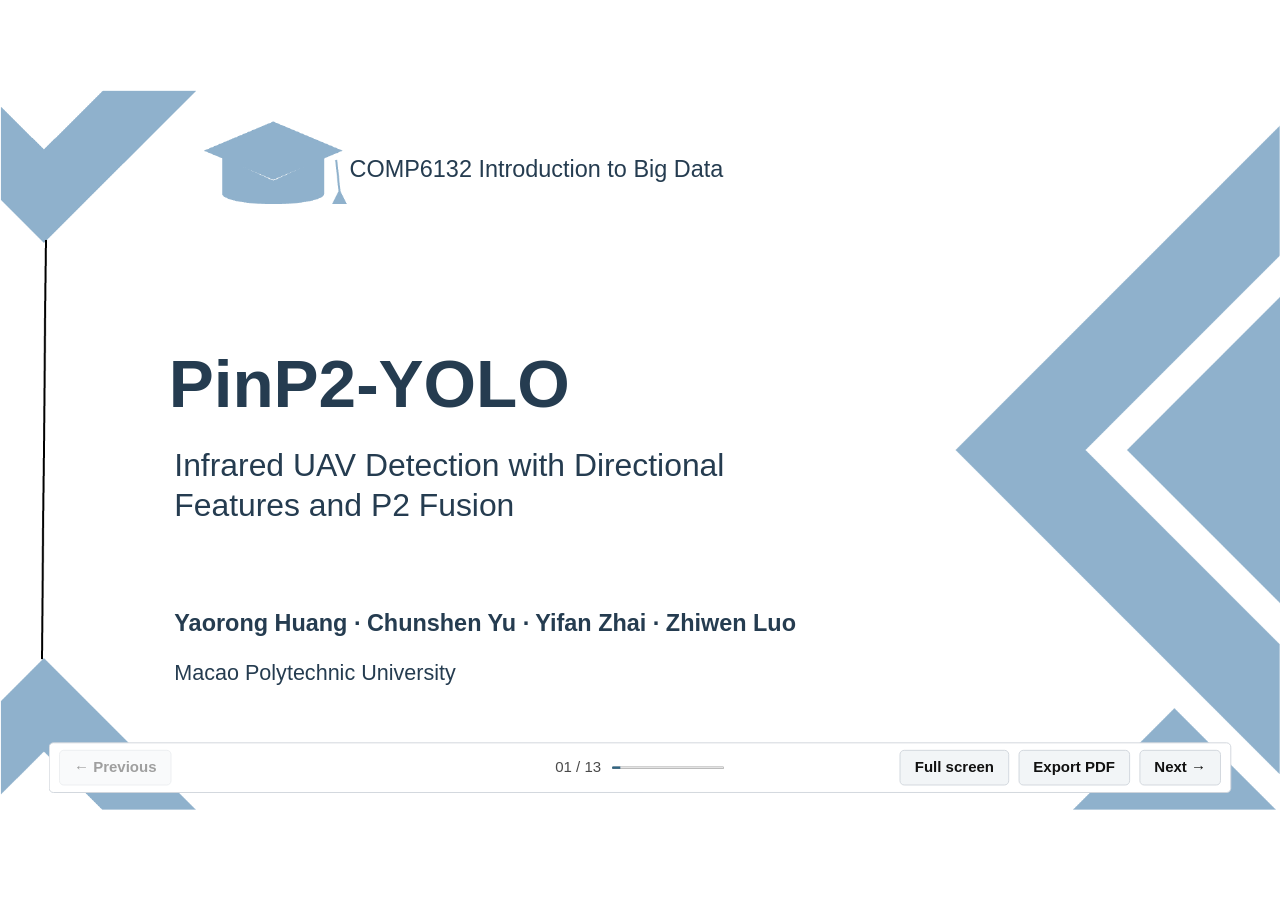
<file: presentation/index.html>
<!doctype html>
<html lang="en">
<head>
  <meta charset="utf-8">
  <meta name="viewport" content="width=device-width, initial-scale=1">
  <title>PinP2-YOLO · COMP6132</title>
  <link rel="stylesheet" href="styles.css?v=pdf">
  <script src="slides.js?v=pdf" defer></script>
</head>
<body>
<div class="viewport"><main class="stage" id="stage">
  <div class="mast"><span>COMP6132 · INTRODUCTION TO BIG DATA</span><span>PINP2-YOLO</span></div>
  <div id="slides">
    <section class="slide bookend" aria-labelledby="opening">
      <div class="cover">
        <p class="cover-course">COMP6132 Introduction to Big Data</p>
        <h1 id="opening" tabindex="-1">PinP2-YOLO</h1>
        <p class="cover-subtitle">Infrared UAV Detection with Directional<br>Features and P2 Fusion</p>
        <p class="cover-authors">Yaorong Huang · Chunshen Yu · Yifan Zhai · Zhiwen Luo</p>
        <p class="cover-school">Macao Polytechnic University</p>
      </div>
    </section>
    <section class="slide" aria-labelledby="s1" hidden>
      <h1 id="s1" tabindex="-1">Background and Dataset</h1>
      <div class="split">
        <figure class="visual">
          <div class="examples">
            <img src="assets/urban-uav.png" width="499" height="468" alt="Infrared urban scene with a small UAV and enlarged annotation inset">
            <img src="assets/uav-and-bird.png" width="500" height="468" alt="Infrared background clutter with a UAV and a bird annotated in different colors">
          </div>
          <figcaption>Blue boxes mark UAVs. Pink boxes mark birds.</figcaption>
        </figure>
        <div class="copy">
          <p class="lead">Can we detect a UAV when it occupies only a few infrared pixels?</p>
          <ul><li>Unauthorized flights at night or in low visibility motivate infrared UAV detection.</li><li>Small targets, weak contrast and background clutter make detection difficult.</li><li><strong>SIRST-UAVB</strong>: 1,999 training images, 500 validation images and 486 validation UAV boxes.</li></ul>
          <p class="muted byline">Yaorong Huang · Chunshen Yu · Yifan Zhai · Zhiwen Luo</p>
        </div>
      </div>
    </section>

    <section class="slide" aria-labelledby="s2" hidden>
      <h1 id="s2" tabindex="-1">Data Preparation and Quality Control</h1>
      <div class="split">
        <figure class="visual">
          <ol class="flow" aria-label="Five preparation steps">
            <li>Raw<br><strong>3,000</strong></li><li>Check<br>labels</li><li>Filter<br><strong>2,499</strong></li><li>Group<br>and split</li><li>Export<br>YOLO labels</li>
          </ol>
          <figcaption>Pixel duplicates and annotation conflicts are resolved before the split.</figcaption>
        </figure>
        <div class="copy"><p class="lead">Duplicate images and conflicting labels would make the validation score unreliable.</p>
          <ul><li>Check readable images, label pairs, classes and bounding-box coordinates.</li><li>Remove <strong>494</strong> pixel duplicates and isolate <strong>7</strong> label conflicts.</li><li>Freeze a seed-42 split grouped by inferred background view. Export normalized UAV labels.</li></ul>
        </div>
      </div>
    </section>

    <section class="slide" aria-labelledby="s3" hidden>
      <h1 id="s3" tabindex="-1">From YOLO26n to PinP2-YOLO</h1>
      <div class="split">
        <figure class="visual"><img class="figure architecture" src="assets/final_pconv_p2.svg" width="1266" height="1308" alt="Project architecture showing the shallow PConv change and the added P2 detection branch"><figcaption>Report Fig. 1 · Complete PinP2-YOLO architecture and module details.</figcaption></figure>
        <div class="copy"><p class="lead">Two changes preserve more detail near the input.</p>
          <ul><li><strong>PConv</strong> replaces one shallow convolution and samples in different directions.</li><li><strong>P2 fusion</strong> adds a stride-4 prediction branch for small objects.</li><li><strong>2.516M</strong> parameters in the final native graph.</li></ul></div>
      </div>
    </section>

    <section class="slide" aria-labelledby="s4" hidden>
      <h1 id="s4" tabindex="-1">Comparison with Baseline Models</h1>
      <div class="split">
        <div class="visual comparison">
          <div class="view-controls" role="group" aria-label="Comparison evidence"><button type="button" data-view="comparison-table" aria-controls="comparison-table" aria-pressed="true">Table I · Metrics</button><button type="button" data-view="comparison-figure" aria-controls="comparison-figure" aria-pressed="false">Fig. 3 · Detection examples</button></div>
          <table class="results" id="comparison-table"><caption>Selected detectors · native validation</caption><thead><tr><th scope="col">Model</th><th scope="col">Params (M)</th><th scope="col">AP50</th><th scope="col">AP50:95</th></tr></thead><tbody>
          <tr><th scope="row">YOLO26n</th><td>2.504</td><td>65.76%</td><td>27.95%</td></tr>
          <tr><th scope="row">YOLO11n</th><td>2.590</td><td>68.14%</td><td>27.04%</td></tr>
          <tr><th scope="row">YOLOv8n</th><td>3.011</td><td>71.43%</td><td>26.63%</td></tr>
          <tr><th scope="row">PConv + SD (v8n-P2)</th><td>2.928</td><td>76.58%</td><td>32.93%</td></tr>
          <tr class="highlight"><th scope="row">PinP2-YOLO</th><td>2.516</td><td>69.61%</td><td>31.27%</td></tr>
          </tbody></table>
          <figure id="comparison-figure" hidden><img class="figure report-wide" src="assets/qualitative_comparison.png" alt="Detection results for the same infrared validation images, showing the baseline and PinP2 on GPU and H10"><figcaption>Report Fig. 3 · Same-image comparison. GPU and H10 results are shown separately.</figcaption></figure>
        </div>
        <div class="copy"><p class="lead">PinP2 improves on YOLO26n with a small increase in parameters.</p><ul><li>Same frozen validation set and native metric definitions. Runs use 100 epochs from scratch.</li><li>PConv + SD scores higher on native AP. Edge speed and conversion also informed our choice.</li></ul></div>
      </div>
    </section>

    <section class="slide" aria-labelledby="s5" hidden>
      <h1 id="s5" tabindex="-1">Ablation Study: PConv and P2</h1>
      <div class="split">
        <figure class="visual"><svg class="plot" id="ablation" viewBox="0 0 690 390" role="img" aria-label="Native AP50:95 for YOLO26n, PConv alone, P2 alone, and PinP2: 27.952%, 24.381%, 29.975%, and 31.274%"></svg><figcaption>Native validation AP50:95 · percentage points use unrounded aggregates.</figcaption></figure>
        <div class="copy"><p class="lead"><strong>+3.322 pp</strong> over YOLO26n with both changes.</p><ul><li>PConv alone lowers AP by 3.571 points.</li><li>P2 alone raises AP by 2.023 points.</li><li>One seed and different physical batch sizes limit the causal interpretation.</li></ul></div>
      </div>
    </section>

    <section class="slide" aria-labelledby="s7" hidden>
      <h1 id="s7" tabindex="-1">Edge Deployment: Raspberry Pi 5 + HAILO10H</h1>
      <div class="split">
        <div class="visual"><ol class="flow four" aria-label="Deployment stages"><li>Export<br><strong>ONNX</strong></li><li>Compile<br><strong>HEF</strong></li><li>Infer<br><strong>Pi 5 + H10</strong></li><li>Decode<br><strong>and NMS</strong></li></ol>
          <table class="results mini"><caption>Historical H10 workload benchmark · frozen model</caption><thead><tr><th scope="col">Images</th><th scope="col">125</th><th scope="col">250</th><th scope="col">500</th></tr></thead><tbody><tr><th scope="row">Mean time</th><td>5.570 s</td><td>11.121 s</td><td>22.261 s</td></tr></tbody></table>
        </div>
        <div class="copy"><p class="lead">Measured <strong>22.89 ± 0.01 FPS</strong> on the tested image pipeline.</p><ul><li>Final H10 AP50:95 <strong>31.740%</strong> with NMS 0.4. HEF size <strong>4.02 MiB</strong>.</li><li>Historical workload run: 22.44–22.48 FPS, peak RSS 80.64–85.45 MiB.</li><li>Device benchmark and GUI display rate measure different work.</li></ul></div>
      </div>
    </section>

    <section class="slide" aria-labelledby="s6" hidden>
      <h1 id="s6" tabindex="-1">Effect of Training Data Scale</h1>
      <div class="split">
        <figure class="visual"><svg class="plot" id="scale" viewBox="0 0 690 390" role="img" aria-label="Training size versus native AP50:95. 500 images: 16.353%, 1,000: 24.543%, 1,999: 31.274%"></svg><figcaption>Nested training subsets. All runs use the same 500 validation images.</figcaption></figure>
        <div class="copy"><p class="lead">AP rose from 16.353% with 500 images to 31.274% with 1,999.</p><ul><li>Same model, 100 epochs, physical batch 8 and seed 42.</li><li>Larger subsets also receive more training steps at fixed epochs.</li><li>Repeat with more seeds and matched training steps to test the trend.</li></ul></div>
      </div>
    </section>

    <section class="slide" aria-labelledby="s8" hidden>
      <h1 id="s8" tabindex="-1">Post-processing Optimization: NMS IoU = 0.4</h1>
      <div class="split">
        <div class="visual comparison">
          <div class="view-controls" role="group" aria-label="NMS evidence"><button type="button" data-view="nms-figure" aria-controls="nms-figure" aria-pressed="true">Fig. 4 · Same-image example</button><button type="button" data-view="nms-sweep" aria-controls="nms-sweep" aria-pressed="false">Threshold sweep</button></div>
          <figure id="nms-figure"><img class="figure report-wide" src="assets/nms_same_image.png" alt="Same infrared image at different NMS thresholds. Panels d and e show that 0.4 suppresses the duplicate box while 0.5 keeps it."><figcaption>Report Fig. 4 · Compare panel (d), IoU 0.4, with panel (e), IoU 0.5.</figcaption></figure>
          <figure id="nms-sweep" hidden><img class="figure nms" src="assets/nms-fp-panel.png" alt="Measured H10 false positives: 119 without NMS, 62 at 0.3 and 0.4, and 63 at 0.5"><figcaption>H10 threshold sweep · Orange marks the selected threshold.</figcaption></figure>
        </div>
        <div class="copy"><p class="lead">False positives fell from <strong>119 to 62</strong>.</p><ul><li>The boxes in Fig. 4 overlap at IoU ≈ 0.468. At 0.4, NMS removes the lower-scoring duplicate. At 0.5, both remain.</li><li>0.4 was the largest tested threshold with 62 false positives and unchanged recall.</li><li>TP 323 and FN 163 stayed fixed.</li></ul></div>
      </div>
    </section>

    <section class="slide" aria-labelledby="s9" hidden>
      <h1 id="s9" tabindex="-1">Offline VLM-assisted Candidate Verification</h1>
      <div class="split">
        <div class="visual"><table class="results"><caption>Report Table VIII · Offline verification of saved H10 candidates</caption><thead><tr><th scope="col">Policy</th><th scope="col">TP</th><th scope="col">FP</th><th scope="col">FN</th><th scope="col">Recall</th></tr></thead><tbody>
          <tr><th scope="row">Original (E0)</th><td>323</td><td>119</td><td>163</td><td>66.46%</td></tr>
          <tr class="highlight"><th scope="row">Threshold only (E1)</th><td>184</td><td>11</td><td>302</td><td>37.86%</td></tr>
          <tr><th scope="row">All context (E2)</th><td>1</td><td>0</td><td>485</td><td>0.21%</td></tr>
          <tr><th scope="row">Selective context (E3)</th><td>184</td><td>12</td><td>302</td><td>37.86%</td></tr>
          <tr><th scope="row">Selective local (E4)</th><td>183</td><td>12</td><td>303</td><td>37.65%</td></tr>
        </tbody></table></div>
        <div class="copy"><p class="lead">At equal recall, confidence filtering had one fewer false positive.</p><ul><li>Qwen2.5-VL-3B-Instruct reviewed selected candidate crops on a GPU.</li><li>Tiny targets and domain differences may limit what the verifier can see.</li><li>The deployed H10 pipeline uses detection and NMS.</li></ul></div>
      </div>
    </section>

    <section class="slide" aria-labelledby="s10" hidden>
      <h1 id="s10" tabindex="-1">Conclusion and Future Work</h1>
      <div class="split">
        <div class="visual"><dl class="summary"><div><dt>Native validation AP50:95</dt><dd>31.274%</dd></div><div><dt>H10 AP50:95 with NMS 0.4</dt><dd>31.740%</dd></div><div><dt>H10 benchmark throughput</dt><dd>22.89 FPS</dd></div></dl><p class="muted">Native and H10 results use separate evaluation paths.</p></div>
        <div class="copy"><ul><li>P2 with PConv outperformed the baseline. Native AP increased across the three training sizes.</li><li>NMS reduced duplicate detections. The tested VLM added no benefit over thresholding.</li><li>Next: improve tiny-target recall and labels, run multiple seeds and validate on independent continuous video and new domains.</li></ul>
        </div>
      </div>
    </section>
    <section class="slide demo" aria-labelledby="demo-title" hidden>
      <h1 id="demo-title" tabindex="-1">GUI Demonstration</h1>
      <div class="split">
        <figure class="visual">
          <video id="video" src="assets/project-demo.mp4" poster="assets/gui-poster.png" preload="metadata" playsinline aria-label="Recorded PinP2 infrared detection workbench"></video>
          <img class="print-poster" src="assets/gui-poster.png" alt="Still image from the PinP2 infrared detection workbench recording">
          <figcaption>Original recording · 3 min 46 sec</figcaption>
        </figure>
        <div class="copy">
          <p class="lead">PinP2-YOLO detection workbench</p>
          <p>The recording shows image and video inputs, detection results, and playback controls.</p>
          <p class="muted">The replay loops infrared stills to demonstrate the workflow. An independent continuous-video evaluation remains future work.</p>
          <div class="actions">
            <button class="primary" id="full" type="button">Play full video</button>
            <a class="button" href="https://github.com/EmpyreanHYR/MPU-Big-Data-Project2-UAV-Detection/blob/main/docs/GUI.md" target="_blank" rel="noopener noreferrer" aria-label="Open project GUI on GitHub (opens in a new tab)">Open project GUI ↗</a>
          </div>
          <p id="demo-status" role="status" class="muted" hidden></p>
        </div>
      </div>
      <div class="evidence-row" id="github-release"></div>
    </section>
    <section class="slide bookend" aria-labelledby="closing" hidden>
      <div class="closing"><h1 id="closing" tabindex="-1">Thank you</h1><p>Questions &amp; Discussion</p></div>
    </section>
  </div>
  <footer class="nav" aria-label="Presentation controls">
    <button id="previous" type="button">← Previous</button>
    <div class="progress"><span id="counter" aria-live="polite" aria-atomic="true">01 / 13</span><progress id="progress" max="13" value="1" aria-label="Slide progress"></progress></div>
    <div class="nav-right"><button type="button" id="fullscreen">Full screen</button><button type="button" id="export-pdf">Export PDF</button><button id="next" type="button">Next →</button></div>
  </footer>
</main></div>
</body>
</html>
</file>
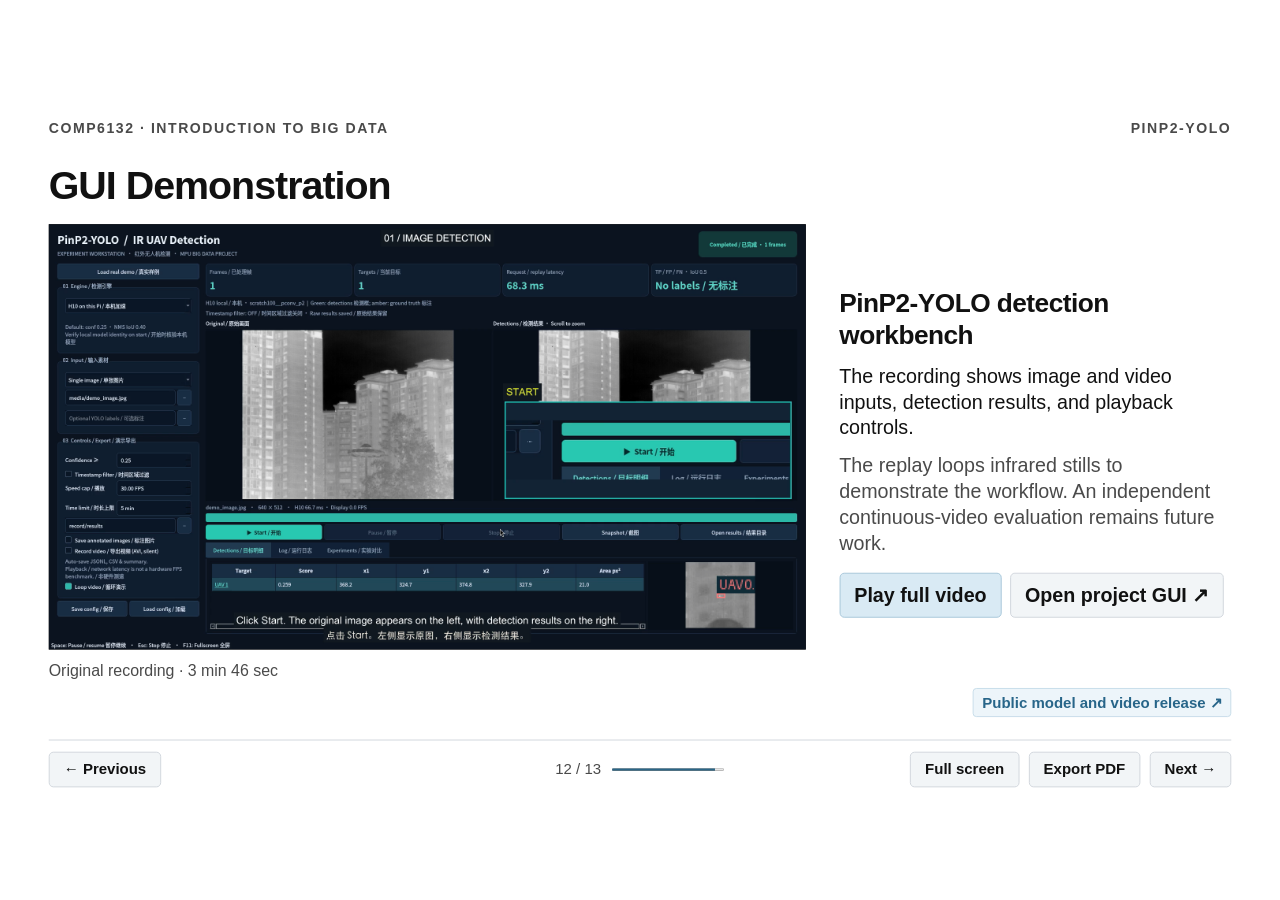
<file: presentation/demo.html>
<!doctype html>
<html lang="en">
<head>
  <meta charset="utf-8">
  <meta http-equiv="refresh" content="0; url=index.html#demo">
  <title>GUI Demonstration · COMP6132</title>
</head>
<body><a href="index.html#demo">Open the GUI Demonstration slide</a></body>
</html>
</file>
<file: presentation/styles.css>
:root {
  color-scheme: light;
  --base: #fff;
  --ink: #111;
  --muted: #4a4a4a;
  --line: #d0d6dc;
  --accent: #954a0a;
  --blue: #276589;
  --surface: #f2f5f7;
  --hover: #e4edf3;
  font-family: "Segoe UI", Arial, sans-serif;
}
* { box-sizing: border-box; }
html, body { width: 100%; height: 100%; margin: 0; overflow: hidden; background: var(--base); color: var(--ink); }
[hidden] { display: none !important; }
.viewport { position: fixed; inset: 0; overflow: hidden; }
.stage {
  position: absolute; top: 50%; left: 50%; width: 1366px; height: 768px;
  transform: translate(-50%, -50%) scale(var(--scale, 1));
  overflow: hidden; padding: 32px 52px;
}
.mast {
  display: flex; justify-content: space-between; color: var(--muted);
  letter-spacing: .11em; font-size: 15px; font-weight: 650;
}
.slide { position: absolute; inset: 78px 52px 99px; display: grid; grid-template-rows: auto minmax(0, 1fr) auto; }
.bookend { inset: 0; display: block; }
.bookend { background: center / contain no-repeat #fff; color: #253c50; }
.bookend[aria-labelledby="opening"] { background-image: url("assets/ppt-cover-art.png"); }
.bookend[aria-labelledby="closing"] { background-image: url("assets/ppt-closing-art.png"); }
.cover { font-family: Arial, sans-serif; }
.cover > *, .closing { position: absolute; margin: 0; }
.cover-course { top: 70px; left: 373px; font-size: 25px; }
.cover h1 { top: 273px; left: 180px; font-size: 72px; letter-spacing: 0; }
.cover-subtitle { top: 380px; left: 186px; font-size: 34px; line-height: 1.23; }
.cover-authors { top: 554px; left: 186px; font-size: 25px; font-weight: 700; }
.cover-school { top: 608px; left: 186px; font-size: 23px; }
.closing { top: 290px; left: 176px; width: 790px; text-align: center; font-family: Arial, sans-serif; }
.closing h1 { font-size: 76px; font-weight: 400; letter-spacing: 0; }
.closing p { font-size: 34px; margin-top: 28px; }
h1 { font-size: 42px; margin: 0; letter-spacing: -.025em; line-height: 1.12; }
h1:focus { outline: none; }
.split { display: grid; grid-template-columns: 56% minmax(0,1fr); gap: 36px; align-items: center; min-height: 0; padding: 18px 0; }
.visual { margin: 0; min-width: 0; }
.copy { font-size: 24px; line-height: 1.33; }
.lead { font-size: 30px; line-height: 1.2; font-weight: 680; margin: 0 0 24px; letter-spacing: -.02em; }
ul { margin: 0; padding-left: 27px; }
li + li { margin-top: 13px; }
li::marker { color: var(--blue); }
strong, .highlight, dd { color: var(--accent); }
.muted, figcaption { color: var(--muted); }
.byline, figcaption { font-size: 17px; line-height: 1.3; margin: 12px 0 0; }
.evidence-row { display: flex; justify-content: flex-end; align-items: center; }
.evidence-link { color: var(--blue); background: #edf5fa; border: 1px solid #c7dce9; border-radius: 4px; padding: 5px 9px; font-size: 16px; font-weight: 650; text-decoration: none; white-space: nowrap; }
.evidence-link:hover { background: #dceef8; text-decoration: underline; }
.examples { display: grid; grid-template-columns: 1fr 1fr; gap: 12px; }
.examples img { display: block; width: 100%; height: auto; border-radius: 3px; }
.figure { display: block; max-width: 100%; margin: 0 auto; width: auto; height: auto; object-fit: contain; border-radius: 3px; }
.architecture { max-height: 453px; }
.nms { max-height: 355px; }
.report-wide { width: 100%; max-height: 390px; object-fit: contain; }
.comparison figure { margin: 0; }
.view-controls { display: flex; gap: 8px; margin: 0 0 14px; }
.view-controls button { font-size: 17px; }
.view-controls button[aria-pressed="true"] { background: #d9eaf4; border-color: #a5c6d9; }
.flow { list-style: none; margin: 0; padding: 0; display: grid; grid-template-columns: repeat(5, 1fr); gap: 19px; }
.flow.four { grid-template-columns: repeat(4, 1fr); }
.flow li { position: relative; display: grid; align-content: center; min-height: 106px; margin: 0; padding: 10px; text-align: center; font-size: 20px; line-height: 1.25; background: var(--surface); border: 1px solid var(--line); border-radius: 4px; }
.flow li:not(:last-child)::after { content: '→'; color: var(--blue); position: absolute; top: 37px; left: 100%; width: 20px; }
.results { width: 100%; border-collapse: collapse; font-size: 21px; font-variant-numeric: tabular-nums; }
.results caption { text-align: left; color: var(--muted); padding-bottom: 12px; font-size: 18px; }
.results th, .results td { padding: 15px 10px; border-bottom: 1px solid var(--line); text-align: right; white-space: nowrap; }
.results th:first-child { text-align: left; }
.results thead { background: var(--surface); }
.results tbody th { font-weight: 550; }
.mini { margin-top: 31px; }
.plot { display: block; width: 100%; max-height: 430px; }
.plot text { fill: var(--muted); font: 19px "Segoe UI", Arial, sans-serif; }
.plot .value { fill: var(--ink); font-weight: 700; font-size: 22px; }
.plot .grid { stroke: var(--line); stroke-width: 1; }
.plot .trace { fill: none; stroke: var(--blue); stroke-width: 4; }
.summary { margin: 0; }
.summary div { display: flex; align-items: center; justify-content: space-between; gap: 14px; padding: 19px 0; border-bottom: 1px solid var(--line); }
.summary dt { font-size: 24px; }
.summary dd { font-size: 42px; font-weight: 700; margin: 0; white-space: nowrap; }
.close { margin: 24px 0 0; text-align: right; }
.close .lead { margin-bottom: 12px; }
.nav { position: absolute; bottom: 24px; left: 52px; right: 52px; display: grid; align-items: center; grid-template-columns: 1fr 1fr 1fr; border-top: 1px solid var(--line); padding-top: 12px; }
.nav > :first-child { justify-self: start; }
.stage.is-bookend .nav { bottom: 18px; padding: 7px 10px; border: 1px solid var(--line); border-radius: 5px; background: #fff; }
.nav-right, .demo-actions { justify-self: end; display: flex; gap: 10px; align-items: center; }
.progress { justify-self: center; display: flex; align-items: center; gap: 12px; font-variant-numeric: tabular-nums; color: var(--muted); }
progress { width: 120px; height: 6px; accent-color: var(--blue); }
button, .button { display: inline-block; font: inherit; font-weight: 650; text-decoration: none; color: var(--ink); border: 1px solid var(--line); border-radius: 5px; background: var(--surface); padding: 9px 15px; cursor: pointer; white-space: nowrap; }
button:hover:not(:disabled), .button:hover { background: var(--hover); }
button:disabled { opacity: .4; cursor: default; }
.primary { color: var(--ink); background: #d9eaf4; border-color: #a5c6d9; }
.primary:hover { color: var(--ink); background: #c6dfed; }
:is(button,a,video):focus-visible { outline: 3px solid var(--blue); outline-offset: 4px; }
.demo .split { grid-template-columns: 64% minmax(0,1fr); padding: 18px 0 8px; }
.demo video { display: block; width: 100%; height: auto; aspect-ratio: 16 / 9; object-fit: contain; background: black; }
.demo video:fullscreen { width: 100%; height: 100%; }
.demo .copy { font-size: 21px; }
.demo .lead { font-size: 28px; }
.demo .copy p { margin: 0 0 12px; }
.demo .actions { display: flex; flex-wrap: wrap; gap: 9px; margin-top: 17px; }
#demo-status { font-size: 16px; min-height: 44px; }
.drone-cursor {
  position: fixed; z-index: 100; left: 0; top: 0;
  width: 32px; height: 32px; pointer-events: none; user-select: none;
}
.drone-active, .drone-active * { cursor: none !important; }
.print-poster { display: none; }

@page { size: 1366px 768px; margin: 0; }

@media print {
  html, body { width: auto; height: auto; overflow: visible; print-color-adjust: exact; -webkit-print-color-adjust: exact; }
  .viewport, .stage { position: static; inset: auto; width: auto; height: auto; overflow: visible; transform: none; padding: 0; }
  .mast, .nav, .drone-cursor, .view-controls, .demo .actions, #demo-status, .demo video { display: none !important; }
  #slides > .slide {
    display: grid !important; position: relative; inset: auto;
    width: 1366px; height: 768px; padding: 78px 52px 90px;
    break-inside: avoid; break-after: page; overflow: hidden;
  }
  #slides > .slide:last-child { break-after: auto; }
  #slides > .bookend { display: block !important; padding: 0; }
  #comparison-table, #nms-figure { display: revert !important; }
  #comparison-figure, #nms-sweep { display: none !important; }
  .print-poster { display: block; width: 100%; height: auto; }
}
</file>
